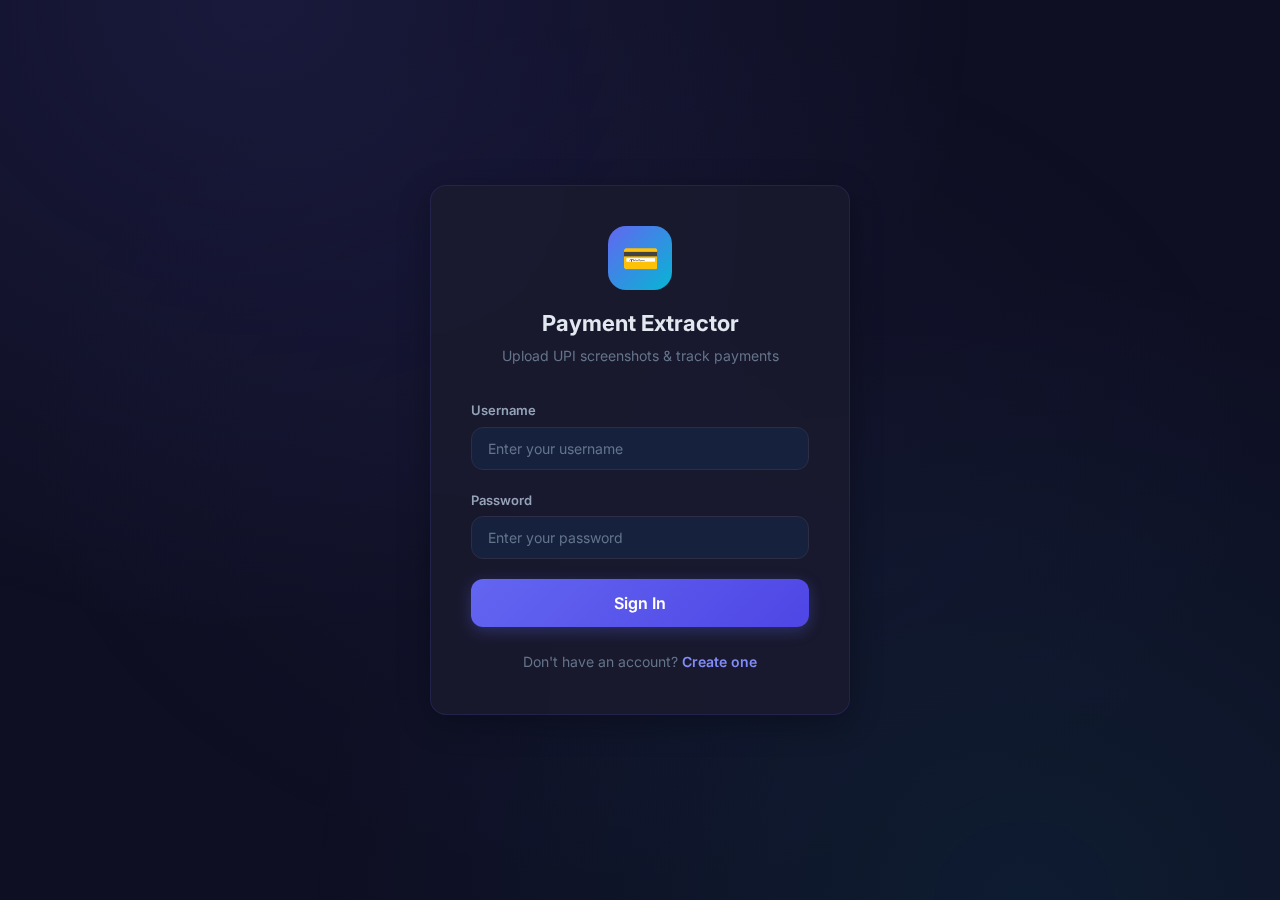
<file: frontend/index.html>
<!DOCTYPE html>
<html lang="en">
<head>
    <meta charset="UTF-8">
    <meta name="viewport" content="width=device-width, initial-scale=1.0">
    <meta name="description" content="Payment Details Extractor — Upload UPI screenshots, extract and track payment details">
    <title>Payment Extractor — Sign In</title>
    <link rel="stylesheet" href="css/style.css">
</head>
<body>
    <div class="auth-wrapper">
        <!-- Login Card -->
        <div id="login-card" class="card auth-card">
            <div class="auth-logo">
                <div class="logo-icon">💳</div>
                <h1>Payment Extractor</h1>
                <p>Upload UPI screenshots & track payments</p>
            </div>

            <div id="login-error" class="auth-error"></div>

            <form id="login-form">
                <div class="form-group">
                    <label for="login-username">Username</label>
                    <input type="text" id="login-username" class="form-control" placeholder="Enter your username" required>
                </div>
                <div class="form-group">
                    <label for="login-password">Password</label>
                    <input type="password" id="login-password" class="form-control" placeholder="Enter your password" required>
                </div>
                <button type="submit" class="btn btn-primary btn-lg" style="width:100%">Sign In</button>
            </form>

            <div class="auth-toggle">
                Don't have an account? <a href="#" id="show-register">Create one</a>
            </div>
        </div>

        <!-- Register Card -->
        <div id="register-card" class="card auth-card hidden">
            <div class="auth-logo">
                <div class="logo-icon">💳</div>
                <h1>Create Account</h1>
                <p>Sign up to start tracking payments</p>
            </div>

            <div id="register-error" class="auth-error"></div>

            <form id="register-form">
                <div class="form-group">
                    <label for="reg-username">Username</label>
                    <input type="text" id="reg-username" class="form-control" placeholder="Choose a username" required minlength="3">
                </div>
                <div class="form-group">
                    <label for="reg-email">Email</label>
                    <input type="email" id="reg-email" class="form-control" placeholder="your@email.com" required>
                </div>
                <div class="form-group">
                    <label for="reg-password">Password</label>
                    <input type="password" id="reg-password" class="form-control" placeholder="At least 6 characters" required minlength="6">
                </div>
                <div class="form-group">
                    <label for="reg-confirm">Confirm Password</label>
                    <input type="password" id="reg-confirm" class="form-control" placeholder="Re-enter your password" required>
                </div>
                <button type="submit" class="btn btn-primary btn-lg" style="width:100%">Create Account</button>
            </form>

            <div class="auth-toggle">
                Already have an account? <a href="#" id="show-login">Sign in</a>
            </div>
        </div>
    </div>

    <script src="js/api.js"></script>
    <script src="js/auth.js"></script>
</body>
</html>
</file>
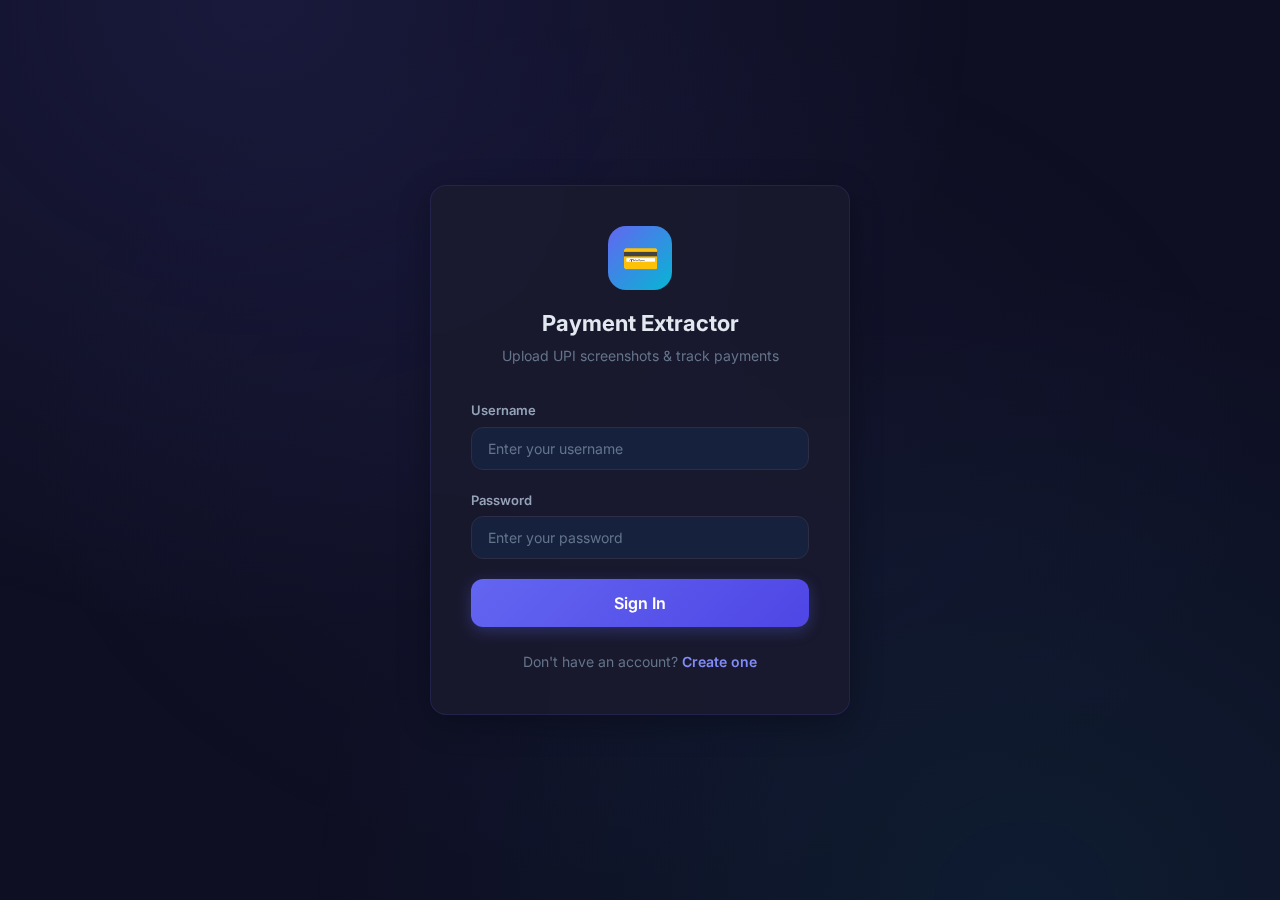
<file: frontend/dashboard.html>
<!DOCTYPE html>
<html lang="en">

<head>
    <meta charset="UTF-8">
    <meta name="viewport" content="width=device-width, initial-scale=1.0">
    <meta name="description" content="Payment Dashboard — View and manage your extracted payment details">
    <title>Payment Extractor — Dashboard</title>
    <link rel="stylesheet" href="css/style.css">
</head>

<body>
    <!-- Mobile hamburger -->
    <button class="hamburger" aria-label="Toggle menu">
        <span></span><span></span><span></span>
    </button>
    <div class="sidebar-overlay"></div>

    <div class="app-container">
        <!-- Sidebar -->
        <aside class="sidebar">
            <div class="sidebar-logo">
                <div class="logo-icon">💳</div>
                <h1>Payment Extractor<span>Track your UPI payments</span></h1>
            </div>

            <nav class="sidebar-nav">
                <div class="nav-section-label">Menu</div>
                <div class="nav-item active" data-page="dashboard.html">
                    <span class="nav-icon">📊</span>
                    <span>Dashboard</span>
                </div>
                <div class="nav-item" data-page="upload.html">
                    <span class="nav-icon">📤</span>
                    <span>Upload Screenshot</span>
                </div>

                <div class="nav-section-label">Sports Categories</div>
                <div id="sports-nav"></div>
            </nav>

            <div class="sidebar-footer">
                <div class="user-info">
                    <div class="user-avatar">U</div>
                    <div class="user-details">
                        <div class="name">User</div>
                        <div class="email">user@example.com</div>
                    </div>
                </div>
                <div class="nav-item" id="logout-btn" style="margin-top:8px;color:var(--danger)">
                    <span class="nav-icon">🚪</span>
                    <span>Logout</span>
                </div>
            </div>
        </aside>

        <!-- Main -->
        <main class="main-content">
            <div class="page-header">
                <h1>Dashboard</h1>
                <p>Overview of your payment records</p>
            </div>

            <!-- Stats -->
            <div class="stats-row">
                <div class="stat-card">
                    <div class="stat-icon purple">📋</div>
                    <div class="stat-info">
                        <div class="stat-value" id="stat-total">0</div>
                        <div class="stat-label">Total Payments</div>
                    </div>
                </div>
                <div class="stat-card">
                    <div class="stat-icon green">💰</div>
                    <div class="stat-info">
                        <div class="stat-value" id="stat-amount">₹0</div>
                        <div class="stat-label">Total Amount</div>
                    </div>
                </div>
                <div class="stat-card">
                    <div class="stat-icon cyan">✅</div>
                    <div class="stat-info">
                        <div class="stat-value" id="stat-completed">0</div>
                        <div class="stat-label">Completed</div>
                    </div>
                </div>
                <div class="stat-card">
                    <div class="stat-icon amber">🏆</div>
                    <div class="stat-info">
                        <div class="stat-value" id="stat-sports">0</div>
                        <div class="stat-label">Sports Used</div>
                    </div>
                </div>
            </div>

            <!-- Filters -->
            <div class="card">
                <div class="card-header">
                    <h2>Payment Records</h2>
                    <a href="upload.html" class="btn btn-primary btn-sm">📤 Upload New</a>
                </div>

                <div class="filters-bar">
                    <select id="filter-sport" class="form-control">
                        <option value="">All Sports</option>
                    </select>
                    <select id="filter-status" class="form-control">
                        <option value="">All Status</option>
                        <option value="success">Success</option>
                        <option value="completed">Completed</option>
                        <option value="pending">Pending</option>
                        <option value="failed">Failed</option>
                    </select>
                    <div class="search-input">
                        <span class="search-icon">🔍</span>
                        <input type="text" id="filter-search" class="form-control" placeholder="Search payments...">
                    </div>
                </div>

                <!-- Table -->
                <div class="table-container">
                    <table>
                        <thead>
                            <tr>
                                <th>Screenshot</th>
                                <th>Transaction ID</th>
                                <th>Amount</th>
                                <th>Receiver</th>
                                <th>Sport</th>
                                <th>Date</th>
                                <th>Status</th>
                                <th>Actions</th>
                            </tr>
                        </thead>
                        <tbody id="payments-tbody"></tbody>
                    </table>
                </div>

                <!-- Empty State -->
                <div id="empty-state" class="empty-state">
                    <div class="empty-icon">📭</div>
                    <h3>No payments yet</h3>
                    <p>Upload a UPI payment screenshot to get started</p>
                    <a href="upload.html" class="btn btn-primary">📤 Upload Screenshot</a>
                </div>
            </div>
        </main>
    </div>

    <!-- Payment Detail Modal -->
    <div id="payment-modal" class="modal-overlay" onclick="if(event.target===this)closeModal()">
        <div class="modal">
            <div class="modal-header">
                <h2>Payment Details</h2>
                <button class="modal-close" onclick="closeModal()">✕</button>
            </div>
            <div id="modal-body"></div>
        </div>
    </div>

    <script src="js/api.js"></script>
    <script src="js/dashboard.js"></script>
</body>

</html>
</file>
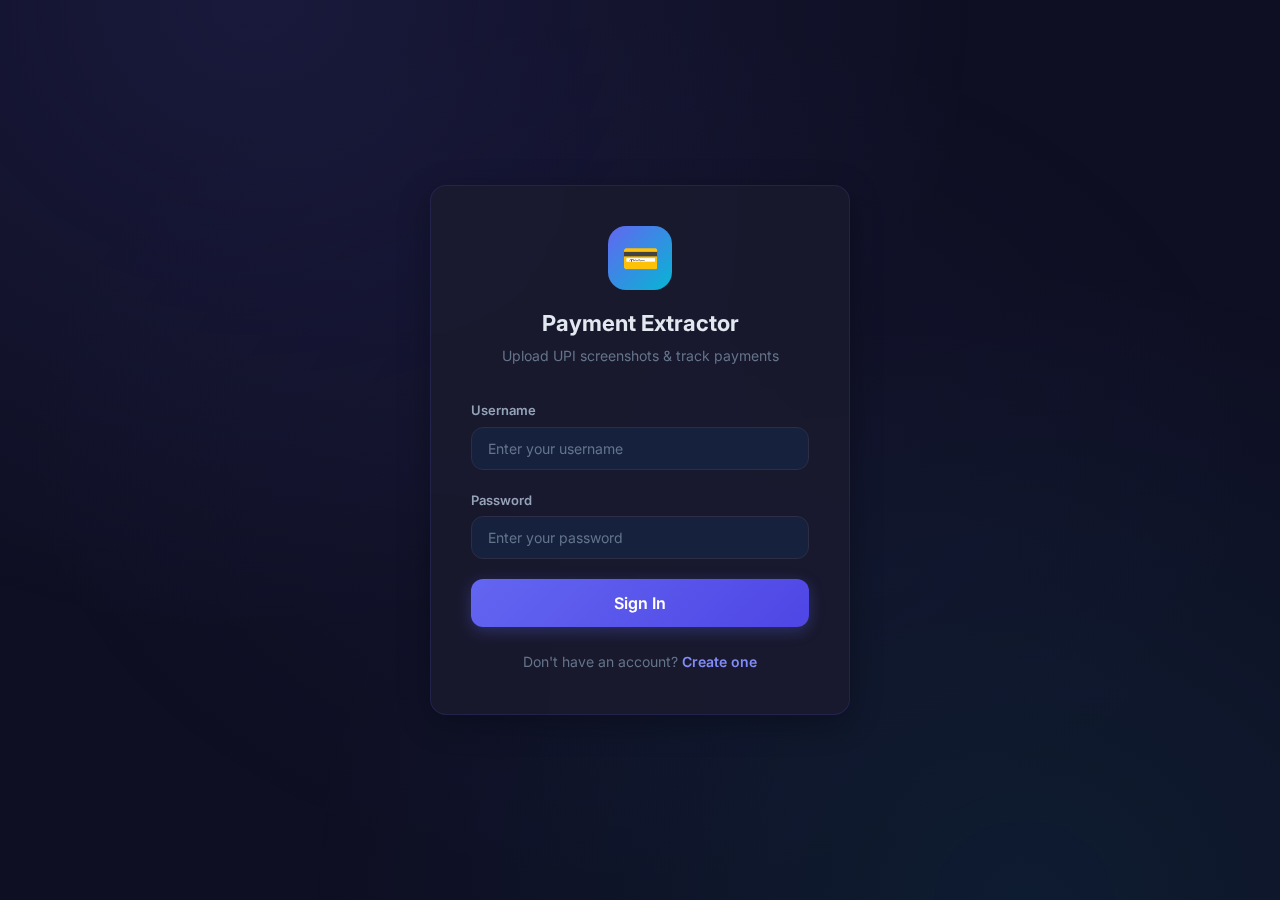
<file: frontend/upload.html>
<!DOCTYPE html>
<html lang="en">

<head>
    <meta charset="UTF-8">
    <meta name="viewport" content="width=device-width, initial-scale=1.0">
    <meta name="description" content="Upload UPI Payment Screenshot — Extract payment details automatically">
    <title>Payment Extractor — Upload</title>
    <link rel="stylesheet" href="css/style.css">
</head>

<body>
    <!-- Mobile hamburger -->
    <button class="hamburger" aria-label="Toggle menu">
        <span></span><span></span><span></span>
    </button>
    <div class="sidebar-overlay"></div>

    <div class="app-container">
        <!-- Sidebar -->
        <aside class="sidebar">
            <div class="sidebar-logo">
                <div class="logo-icon">💳</div>
                <h1>Payment Extractor<span>Track your UPI payments</span></h1>
            </div>

            <nav class="sidebar-nav">
                <div class="nav-section-label">Menu</div>
                <div class="nav-item" data-page="dashboard.html">
                    <span class="nav-icon">📊</span>
                    <span>Dashboard</span>
                </div>
                <div class="nav-item active" data-page="upload.html">
                    <span class="nav-icon">📤</span>
                    <span>Upload Screenshot</span>
                </div>

                <div class="nav-section-label">Sports Categories</div>
                <div id="sports-nav"></div>
            </nav>

            <div class="sidebar-footer">
                <div class="user-info">
                    <div class="user-avatar">U</div>
                    <div class="user-details">
                        <div class="name">User</div>
                        <div class="email">user@example.com</div>
                    </div>
                </div>
                <div class="nav-item" id="logout-btn" style="margin-top:8px;color:var(--danger)">
                    <span class="nav-icon">🚪</span>
                    <span>Logout</span>
                </div>
            </div>
        </aside>

        <!-- Main -->
        <main class="main-content">
            <div class="page-header">
                <h1>Upload Payment Screenshot</h1>
                <p>Upload a UPI payment screenshot and we'll extract the details automatically</p>
            </div>

            <div class="card">
                <form id="upload-form">
                    <!-- Upload Zone -->
                    <div class="upload-zone" id="upload-zone">
                        <input type="file" id="file-input" accept="image/*">
                        <div class="upload-icon">📸</div>
                        <div class="upload-text">Drop your screenshot here or click to browse</div>
                        <div class="upload-hint">Supports JPG, PNG, BMP, TIFF, WebP — Max 10 MB</div>
                    </div>

                    <!-- Preview -->
                    <div id="upload-preview" class="upload-preview">
                        <div class="d-flex items-center gap-2 mt-2">
                            <img id="preview-img" src="" alt="Preview">
                            <div>
                                <div id="file-name" style="font-weight:600"></div>
                                <div class="text-muted" style="font-size:13px">Ready to upload</div>
                            </div>
                        </div>
                    </div>

                    <!-- Sport Select -->
                    <div class="form-group mt-3">
                        <label for="upload-sport">Sport Category (Optional)</label>
                        <select id="upload-sport" class="form-control">
                            <option value="">Select a sport category</option>
                        </select>
                    </div>

                    <!-- Submit -->
                    <button type="submit" id="upload-btn" class="btn btn-primary btn-lg" style="width:100%" disabled>
                        📤 Upload & Extract
                    </button>
                </form>
            </div>

            <!-- OCR Result Panel (shown after upload) -->
            <div id="ocr-result" class="mt-3 hidden"></div>
        </main>
    </div>

    <script src="js/api.js"></script>
    <script src="js/dashboard.js"></script>
    <script src="js/upload.js"></script>
</body>

</html>
</file>
<file: frontend/css/style.css>
/* ═══════════════════════════════════════════════════════════════
   Payment Details Extractor — Global Styles
   ═══════════════════════════════════════════════════════════════ */

@import url('https://fonts.googleapis.com/css2?family=Inter:wght@300;400;500;600;700;800&display=swap');

:root {
    --primary: #6366f1;
    --primary-light: #818cf8;
    --primary-dark: #4f46e5;
    --accent: #06b6d4;
    --accent-light: #22d3ee;
    --success: #10b981;
    --warning: #f59e0b;
    --danger: #ef4444;
    --bg-dark: #0f0f23;
    --bg-card: #1a1a2e;
    --bg-card-hover: #1f1f35;
    --bg-input: #16213e;
    --text-primary: #e2e8f0;
    --text-secondary: #94a3b8;
    --text-muted: #64748b;
    --border: #2d2d44;
    --border-focus: #6366f1;
    --glass-bg: rgba(26, 26, 46, 0.8);
    --glass-border: rgba(99, 102, 241, 0.15);
    --shadow: 0 8px 32px rgba(0, 0, 0, 0.3);
    --shadow-glow: 0 0 40px rgba(99, 102, 241, 0.15);
    --radius: 12px;
    --radius-lg: 16px;
    --transition: all 0.3s cubic-bezier(0.4, 0, 0.2, 1);
}

*, *::before, *::after {
    box-sizing: border-box;
    margin: 0;
    padding: 0;
}

html {
    scroll-behavior: smooth;
}

body {
    font-family: 'Inter', -apple-system, BlinkMacSystemFont, sans-serif;
    background: var(--bg-dark);
    color: var(--text-primary);
    min-height: 100vh;
    line-height: 1.6;
    -webkit-font-smoothing: antialiased;
    overflow-x: hidden;
}

/* ── Background Gradient ─────────────────────────────────────── */
body::before {
    content: '';
    position: fixed;
    top: 0; left: 0;
    width: 100%; height: 100%;
    background:
        radial-gradient(ellipse at 20% 0%, rgba(99, 102, 241, 0.12) 0%, transparent 50%),
        radial-gradient(ellipse at 80% 100%, rgba(6, 182, 212, 0.08) 0%, transparent 50%),
        radial-gradient(ellipse at 50% 50%, rgba(99, 102, 241, 0.04) 0%, transparent 70%);
    z-index: -1;
    pointer-events: none;
}

a { color: var(--primary-light); text-decoration: none; }
a:hover { color: var(--accent-light); }

/* ═══════════════════════════════════════════════════════════════
   Layout
   ═══════════════════════════════════════════════════════════════ */

.app-container {
    display: flex;
    min-height: 100vh;
}

.sidebar {
    width: 260px;
    background: var(--glass-bg);
    backdrop-filter: blur(20px);
    border-right: 1px solid var(--glass-border);
    padding: 24px 16px;
    display: flex;
    flex-direction: column;
    position: fixed;
    top: 0; left: 0;
    height: 100vh;
    z-index: 100;
    transition: var(--transition);
}

.sidebar-logo {
    display: flex;
    align-items: center;
    gap: 12px;
    padding: 8px 12px;
    margin-bottom: 32px;
}

.sidebar-logo .logo-icon {
    width: 40px;
    height: 40px;
    background: linear-gradient(135deg, var(--primary), var(--accent));
    border-radius: 12px;
    display: flex;
    align-items: center;
    justify-content: center;
    font-size: 20px;
}

.sidebar-logo h1 {
    font-size: 16px;
    font-weight: 700;
    background: linear-gradient(135deg, var(--text-primary), var(--primary-light));
    -webkit-background-clip: text;
    -webkit-text-fill-color: transparent;
    line-height: 1.2;
}

.sidebar-logo h1 span {
    display: block;
    font-size: 11px;
    font-weight: 400;
    -webkit-text-fill-color: var(--text-muted);
}

.sidebar-nav {
    flex: 1;
    display: flex;
    flex-direction: column;
    gap: 4px;
}

.nav-section-label {
    font-size: 10px;
    font-weight: 600;
    text-transform: uppercase;
    letter-spacing: 1.5px;
    color: var(--text-muted);
    padding: 16px 12px 8px;
}

.nav-item {
    display: flex;
    align-items: center;
    gap: 12px;
    padding: 10px 12px;
    border-radius: 10px;
    color: var(--text-secondary);
    font-size: 14px;
    font-weight: 500;
    cursor: pointer;
    transition: var(--transition);
    border: 1px solid transparent;
}

.nav-item:hover {
    background: rgba(99, 102, 241, 0.08);
    color: var(--text-primary);
}

.nav-item.active {
    background: rgba(99, 102, 241, 0.12);
    border-color: var(--glass-border);
    color: var(--primary-light);
}

.nav-item .nav-icon {
    font-size: 18px;
    width: 24px;
    text-align: center;
}

.nav-item .badge {
    margin-left: auto;
    background: var(--primary);
    color: white;
    font-size: 11px;
    padding: 2px 8px;
    border-radius: 10px;
    font-weight: 600;
}

.sidebar-footer {
    padding-top: 16px;
    border-top: 1px solid var(--border);
}

.user-info {
    display: flex;
    align-items: center;
    gap: 12px;
    padding: 10px 12px;
    border-radius: 10px;
}

.user-avatar {
    width: 36px;
    height: 36px;
    background: linear-gradient(135deg, var(--primary), var(--accent));
    border-radius: 10px;
    display: flex;
    align-items: center;
    justify-content: center;
    font-weight: 700;
    font-size: 14px;
    color: white;
}

.user-details {
    flex: 1;
    overflow: hidden;
}

.user-details .name {
    font-size: 13px;
    font-weight: 600;
    white-space: nowrap;
    overflow: hidden;
    text-overflow: ellipsis;
}

.user-details .email {
    font-size: 11px;
    color: var(--text-muted);
    white-space: nowrap;
    overflow: hidden;
    text-overflow: ellipsis;
}

.main-content {
    flex: 1;
    margin-left: 260px;
    padding: 32px;
    max-width: calc(100% - 260px);
}

/* ═══════════════════════════════════════════════════════════════
   Cards
   ═══════════════════════════════════════════════════════════════ */

.card {
    background: var(--glass-bg);
    backdrop-filter: blur(20px);
    border: 1px solid var(--glass-border);
    border-radius: var(--radius-lg);
    padding: 24px;
    box-shadow: var(--shadow);
    transition: var(--transition);
}

.card:hover {
    border-color: rgba(99, 102, 241, 0.25);
    box-shadow: var(--shadow), var(--shadow-glow);
}

.card-header {
    display: flex;
    align-items: center;
    justify-content: space-between;
    margin-bottom: 20px;
}

.card-header h2 {
    font-size: 18px;
    font-weight: 700;
}

.card-header h3 {
    font-size: 15px;
    font-weight: 600;
    color: var(--text-secondary);
}

/* ═══════════════════════════════════════════════════════════════
   Stats Row
   ═══════════════════════════════════════════════════════════════ */

.stats-row {
    display: grid;
    grid-template-columns: repeat(auto-fit, minmax(220px, 1fr));
    gap: 16px;
    margin-bottom: 28px;
}

.stat-card {
    background: var(--glass-bg);
    backdrop-filter: blur(20px);
    border: 1px solid var(--glass-border);
    border-radius: var(--radius-lg);
    padding: 20px 24px;
    display: flex;
    align-items: center;
    gap: 16px;
    transition: var(--transition);
}

.stat-card:hover {
    transform: translateY(-2px);
    border-color: rgba(99, 102, 241, 0.3);
    box-shadow: var(--shadow-glow);
}

.stat-icon {
    width: 48px;
    height: 48px;
    border-radius: 12px;
    display: flex;
    align-items: center;
    justify-content: center;
    font-size: 22px;
}

.stat-icon.purple { background: rgba(99, 102, 241, 0.15); }
.stat-icon.cyan { background: rgba(6, 182, 212, 0.15); }
.stat-icon.green { background: rgba(16, 185, 129, 0.15); }
.stat-icon.amber { background: rgba(245, 158, 11, 0.15); }

.stat-info .stat-value {
    font-size: 24px;
    font-weight: 800;
    line-height: 1.2;
}

.stat-info .stat-label {
    font-size: 12px;
    color: var(--text-muted);
    font-weight: 500;
}

/* ═══════════════════════════════════════════════════════════════
   Forms & Inputs
   ═══════════════════════════════════════════════════════════════ */

.form-group {
    margin-bottom: 20px;
}

.form-group label {
    display: block;
    font-size: 13px;
    font-weight: 600;
    color: var(--text-secondary);
    margin-bottom: 6px;
}

.form-control {
    width: 100%;
    padding: 12px 16px;
    background: var(--bg-input);
    border: 1px solid var(--border);
    border-radius: var(--radius);
    color: var(--text-primary);
    font-family: inherit;
    font-size: 14px;
    transition: var(--transition);
    outline: none;
}

.form-control:focus {
    border-color: var(--border-focus);
    box-shadow: 0 0 0 3px rgba(99, 102, 241, 0.15);
}

.form-control::placeholder {
    color: var(--text-muted);
}

select.form-control {
    cursor: pointer;
    appearance: none;
    background-image: url("data:image/svg+xml,%3Csvg xmlns='http://www.w3.org/2000/svg' width='12' height='12' viewBox='0 0 12 12'%3E%3Cpath d='M6 8L1 3h10z' fill='%2394a3b8'/%3E%3C/svg%3E");
    background-repeat: no-repeat;
    background-position: right 14px center;
    padding-right: 36px;
}

/* ═══════════════════════════════════════════════════════════════
   Buttons
   ═══════════════════════════════════════════════════════════════ */

.btn {
    display: inline-flex;
    align-items: center;
    justify-content: center;
    gap: 8px;
    padding: 10px 20px;
    border: none;
    border-radius: var(--radius);
    font-family: inherit;
    font-size: 14px;
    font-weight: 600;
    cursor: pointer;
    transition: var(--transition);
    outline: none;
    text-decoration: none;
    white-space: nowrap;
}

.btn-primary {
    background: linear-gradient(135deg, var(--primary), var(--primary-dark));
    color: white;
    box-shadow: 0 4px 15px rgba(99, 102, 241, 0.3);
}

.btn-primary:hover {
    transform: translateY(-1px);
    box-shadow: 0 6px 25px rgba(99, 102, 241, 0.4);
}

.btn-secondary {
    background: var(--bg-input);
    color: var(--text-primary);
    border: 1px solid var(--border);
}

.btn-secondary:hover {
    background: var(--bg-card-hover);
    border-color: var(--primary);
}

.btn-danger {
    background: rgba(239, 68, 68, 0.15);
    color: var(--danger);
    border: 1px solid rgba(239, 68, 68, 0.2);
}

.btn-danger:hover {
    background: rgba(239, 68, 68, 0.25);
}

.btn-success {
    background: linear-gradient(135deg, var(--success), #059669);
    color: white;
}

.btn-sm {
    padding: 6px 14px;
    font-size: 12px;
}

.btn-lg {
    padding: 14px 28px;
    font-size: 16px;
}

.btn:disabled {
    opacity: 0.5;
    cursor: not-allowed;
    transform: none !important;
}

/* ═══════════════════════════════════════════════════════════════
   Upload Zone
   ═══════════════════════════════════════════════════════════════ */

.upload-zone {
    border: 2px dashed var(--border);
    border-radius: var(--radius-lg);
    padding: 48px 24px;
    text-align: center;
    cursor: pointer;
    transition: var(--transition);
    position: relative;
}

.upload-zone:hover,
.upload-zone.dragover {
    border-color: var(--primary);
    background: rgba(99, 102, 241, 0.05);
}

.upload-zone .upload-icon {
    font-size: 48px;
    margin-bottom: 16px;
    opacity: 0.6;
}

.upload-zone .upload-text {
    font-size: 16px;
    font-weight: 600;
    margin-bottom: 8px;
}

.upload-zone .upload-hint {
    font-size: 13px;
    color: var(--text-muted);
}

.upload-zone input[type="file"] {
    position: absolute;
    inset: 0;
    opacity: 0;
    cursor: pointer;
}

.upload-preview {
    margin-top: 20px;
    display: none;
}

.upload-preview.show {
    display: block;
}

.upload-preview img {
    max-width: 300px;
    max-height: 300px;
    border-radius: var(--radius);
    border: 1px solid var(--border);
    object-fit: contain;
}

/* ═══════════════════════════════════════════════════════════════
   Table
   ═══════════════════════════════════════════════════════════════ */

.table-container {
    overflow-x: auto;
    border-radius: var(--radius);
}

table {
    width: 100%;
    border-collapse: collapse;
}

th {
    text-align: left;
    padding: 12px 16px;
    font-size: 11px;
    font-weight: 600;
    text-transform: uppercase;
    letter-spacing: 1px;
    color: var(--text-muted);
    border-bottom: 1px solid var(--border);
    white-space: nowrap;
}

td {
    padding: 14px 16px;
    font-size: 14px;
    border-bottom: 1px solid rgba(45, 45, 68, 0.5);
    vertical-align: middle;
}

tr:hover td {
    background: rgba(99, 102, 241, 0.04);
}

/* ═══════════════════════════════════════════════════════════════
   Badges & Status
   ═══════════════════════════════════════════════════════════════ */

.badge {
    display: inline-flex;
    align-items: center;
    gap: 4px;
    padding: 4px 10px;
    border-radius: 20px;
    font-size: 12px;
    font-weight: 600;
}

.badge-success {
    background: rgba(16, 185, 129, 0.15);
    color: var(--success);
}

.badge-warning {
    background: rgba(245, 158, 11, 0.15);
    color: var(--warning);
}

.badge-danger {
    background: rgba(239, 68, 68, 0.15);
    color: var(--danger);
}

.badge-info {
    background: rgba(6, 182, 212, 0.15);
    color: var(--accent);
}

.badge-sport {
    background: rgba(99, 102, 241, 0.1);
    color: var(--primary-light);
    border: 1px solid rgba(99, 102, 241, 0.2);
}

/* ═══════════════════════════════════════════════════════════════
   Auth Pages
   ═══════════════════════════════════════════════════════════════ */

.auth-wrapper {
    display: flex;
    align-items: center;
    justify-content: center;
    min-height: 100vh;
    padding: 20px;
}

.auth-card {
    width: 100%;
    max-width: 420px;
    padding: 40px;
}

.auth-card .auth-logo {
    text-align: center;
    margin-bottom: 32px;
}

.auth-card .auth-logo .logo-icon {
    width: 64px;
    height: 64px;
    margin: 0 auto 16px;
    background: linear-gradient(135deg, var(--primary), var(--accent));
    border-radius: 18px;
    display: flex;
    align-items: center;
    justify-content: center;
    font-size: 30px;
}

.auth-card .auth-logo h1 {
    font-size: 22px;
    font-weight: 700;
}

.auth-card .auth-logo p {
    color: var(--text-muted);
    font-size: 14px;
    margin-top: 4px;
}

.auth-toggle {
    text-align: center;
    margin-top: 24px;
    font-size: 14px;
    color: var(--text-muted);
}

.auth-toggle a {
    font-weight: 600;
}

.auth-error {
    background: rgba(239, 68, 68, 0.1);
    border: 1px solid rgba(239, 68, 68, 0.2);
    border-radius: var(--radius);
    padding: 12px 16px;
    color: var(--danger);
    font-size: 13px;
    margin-bottom: 16px;
    display: none;
}

.auth-error.show { display: block; }

/* ═══════════════════════════════════════════════════════════════
   Modal
   ═══════════════════════════════════════════════════════════════ */

.modal-overlay {
    position: fixed;
    inset: 0;
    background: rgba(0, 0, 0, 0.6);
    backdrop-filter: blur(4px);
    display: flex;
    align-items: center;
    justify-content: center;
    z-index: 1000;
    opacity: 0;
    pointer-events: none;
    transition: var(--transition);
}

.modal-overlay.show {
    opacity: 1;
    pointer-events: auto;
}

.modal {
    background: var(--bg-card);
    border: 1px solid var(--glass-border);
    border-radius: var(--radius-lg);
    padding: 32px;
    width: 90%;
    max-width: 600px;
    max-height: 85vh;
    overflow-y: auto;
    box-shadow: 0 25px 60px rgba(0, 0, 0, 0.5);
    transform: translateY(20px);
    transition: var(--transition);
}

.modal-overlay.show .modal {
    transform: translateY(0);
}

.modal-header {
    display: flex;
    align-items: center;
    justify-content: space-between;
    margin-bottom: 24px;
}

.modal-header h2 { font-size: 20px; }

.modal-close {
    width: 36px;
    height: 36px;
    background: var(--bg-input);
    border: 1px solid var(--border);
    border-radius: 10px;
    color: var(--text-secondary);
    font-size: 18px;
    cursor: pointer;
    display: flex;
    align-items: center;
    justify-content: center;
    transition: var(--transition);
}

.modal-close:hover {
    background: rgba(239, 68, 68, 0.15);
    color: var(--danger);
    border-color: rgba(239, 68, 68, 0.3);
}

/* ═══════════════════════════════════════════════════════════════
   OCR Result Panel
   ═══════════════════════════════════════════════════════════════ */

.ocr-result {
    background: var(--bg-input);
    border: 1px solid var(--border);
    border-radius: var(--radius);
    padding: 20px;
    margin-top: 20px;
}

.ocr-result h3 {
    font-size: 15px;
    font-weight: 600;
    margin-bottom: 16px;
    display: flex;
    align-items: center;
    gap: 8px;
}

.ocr-result .field-grid {
    display: grid;
    grid-template-columns: repeat(auto-fit, minmax(200px, 1fr));
    gap: 12px;
}

.ocr-field {
    padding: 12px;
    background: var(--bg-card);
    border-radius: 8px;
    border: 1px solid var(--border);
}

.ocr-field .field-label {
    font-size: 11px;
    text-transform: uppercase;
    letter-spacing: 0.5px;
    color: var(--text-muted);
    margin-bottom: 4px;
}

.ocr-field .field-value {
    font-size: 15px;
    font-weight: 600;
    color: var(--text-primary);
}

.ocr-raw {
    margin-top: 16px;
    padding: 12px;
    background: var(--bg-card);
    border-radius: 8px;
    border: 1px solid var(--border);
    font-family: 'Courier New', monospace;
    font-size: 12px;
    color: var(--text-secondary);
    white-space: pre-wrap;
    max-height: 200px;
    overflow-y: auto;
}

/* ═══════════════════════════════════════════════════════════════
   Filters Bar
   ═══════════════════════════════════════════════════════════════ */

.filters-bar {
    display: flex;
    flex-wrap: wrap;
    gap: 12px;
    margin-bottom: 24px;
    align-items: center;
}

.filters-bar .form-control {
    width: auto;
    min-width: 180px;
}

.search-input {
    position: relative;
    flex: 1;
    min-width: 200px;
}

.search-input input {
    padding-left: 40px;
}

.search-input .search-icon {
    position: absolute;
    left: 14px;
    top: 50%;
    transform: translateY(-50%);
    color: var(--text-muted);
    font-size: 14px;
}

/* ═══════════════════════════════════════════════════════════════
   Toast Notifications
   ═══════════════════════════════════════════════════════════════ */

.toast-container {
    position: fixed;
    top: 24px;
    right: 24px;
    z-index: 2000;
    display: flex;
    flex-direction: column;
    gap: 8px;
}

.toast {
    background: var(--bg-card);
    border: 1px solid var(--glass-border);
    border-radius: var(--radius);
    padding: 14px 20px;
    display: flex;
    align-items: center;
    gap: 12px;
    min-width: 300px;
    box-shadow: 0 10px 40px rgba(0, 0, 0, 0.4);
    animation: slideIn 0.3s ease;
}

.toast.toast-success { border-left: 3px solid var(--success); }
.toast.toast-error { border-left: 3px solid var(--danger); }
.toast.toast-info { border-left: 3px solid var(--accent); }

.toast .toast-icon { font-size: 18px; }
.toast .toast-msg { font-size: 14px; flex: 1; }

@keyframes slideIn {
    from { transform: translateX(100%); opacity: 0; }
    to { transform: translateX(0); opacity: 1; }
}

@keyframes slideOut {
    from { transform: translateX(0); opacity: 1; }
    to { transform: translateX(100%); opacity: 0; }
}

/* ═══════════════════════════════════════════════════════════════
   Loading / Spinner
   ═══════════════════════════════════════════════════════════════ */

.spinner {
    width: 24px;
    height: 24px;
    border: 3px solid var(--border);
    border-top-color: var(--primary);
    border-radius: 50%;
    animation: spin 0.8s linear infinite;
}

@keyframes spin {
    to { transform: rotate(360deg); }
}

.loading-overlay {
    position: absolute;
    inset: 0;
    background: rgba(15, 15, 35, 0.7);
    backdrop-filter: blur(4px);
    display: flex;
    align-items: center;
    justify-content: center;
    border-radius: var(--radius-lg);
    z-index: 10;
}

/* ═══════════════════════════════════════════════════════════════
   Empty State
   ═══════════════════════════════════════════════════════════════ */

.empty-state {
    text-align: center;
    padding: 60px 20px;
}

.empty-state .empty-icon {
    font-size: 56px;
    margin-bottom: 16px;
    opacity: 0.4;
}

.empty-state h3 {
    font-size: 18px;
    margin-bottom: 8px;
    color: var(--text-secondary);
}

.empty-state p {
    color: var(--text-muted);
    font-size: 14px;
    margin-bottom: 20px;
}

/* ═══════════════════════════════════════════════════════════════
   Page Header
   ═══════════════════════════════════════════════════════════════ */

.page-header {
    margin-bottom: 28px;
}

.page-header h1 {
    font-size: 28px;
    font-weight: 800;
    background: linear-gradient(135deg, var(--text-primary), var(--primary-light));
    -webkit-background-clip: text;
    -webkit-text-fill-color: transparent;
    margin-bottom: 4px;
}

.page-header p {
    color: var(--text-muted);
    font-size: 14px;
}

/* ═══════════════════════════════════════════════════════════════
   Sports Categories Grid
   ═══════════════════════════════════════════════════════════════ */

.sports-grid {
    display: grid;
    grid-template-columns: repeat(auto-fill, minmax(240px, 1fr));
    gap: 16px;
}

.sport-card {
    background: var(--glass-bg);
    border: 1px solid var(--glass-border);
    border-radius: var(--radius-lg);
    padding: 20px;
    cursor: pointer;
    transition: var(--transition);
    display: flex;
    align-items: center;
    gap: 14px;
}

.sport-card:hover {
    transform: translateY(-3px);
    border-color: var(--primary);
    box-shadow: var(--shadow-glow);
}

.sport-card.active {
    border-color: var(--primary);
    background: rgba(99, 102, 241, 0.08);
}

.sport-card .sport-icon {
    font-size: 32px;
    width: 52px;
    height: 52px;
    display: flex;
    align-items: center;
    justify-content: center;
    background: rgba(99, 102, 241, 0.08);
    border-radius: 14px;
}

.sport-card .sport-name {
    font-weight: 600;
    font-size: 15px;
}

.sport-card .sport-desc {
    font-size: 12px;
    color: var(--text-muted);
    margin-top: 2px;
}

.sport-card .sport-count {
    margin-left: auto;
    font-size: 13px;
    font-weight: 700;
    color: var(--primary-light);
}

/* ═══════════════════════════════════════════════════════════════
   Hamburger (Mobile)
   ═══════════════════════════════════════════════════════════════ */

.hamburger {
    display: none;
    position: fixed;
    top: 16px;
    left: 16px;
    z-index: 200;
    width: 44px;
    height: 44px;
    background: var(--glass-bg);
    backdrop-filter: blur(20px);
    border: 1px solid var(--glass-border);
    border-radius: 12px;
    cursor: pointer;
    flex-direction: column;
    align-items: center;
    justify-content: center;
    gap: 5px;
}

.hamburger span {
    display: block;
    width: 20px;
    height: 2px;
    background: var(--text-primary);
    border-radius: 2px;
    transition: var(--transition);
}

.sidebar-overlay {
    display: none;
    position: fixed;
    inset: 0;
    background: rgba(0, 0, 0, 0.5);
    z-index: 99;
}

/* ═══════════════════════════════════════════════════════════════
   Responsive
   ═══════════════════════════════════════════════════════════════ */

@media (max-width: 768px) {
    .hamburger { display: flex; }

    .sidebar {
        transform: translateX(-100%);
    }

    .sidebar.open {
        transform: translateX(0);
    }

    .sidebar-overlay.show { display: block; }

    .main-content {
        margin-left: 0;
        max-width: 100%;
        padding: 72px 16px 24px;
    }

    .stats-row {
        grid-template-columns: repeat(auto-fit, minmax(160px, 1fr));
    }

    .filters-bar {
        flex-direction: column;
    }

    .filters-bar .form-control,
    .search-input {
        width: 100%;
        min-width: unset;
    }

    .modal {
        width: 95%;
        padding: 24px;
    }

    .sports-grid {
        grid-template-columns: 1fr;
    }

    .page-header h1 {
        font-size: 22px;
    }
}

@media (max-width: 480px) {
    .stats-row {
        grid-template-columns: 1fr;
    }

    .upload-zone {
        padding: 32px 16px;
    }
}

/* ═══════════════════════════════════════════════════════════════
   Utility
   ═══════════════════════════════════════════════════════════════ */

.text-center { text-align: center; }
.text-muted { color: var(--text-muted); }
.mt-1 { margin-top: 8px; }
.mt-2 { margin-top: 16px; }
.mt-3 { margin-top: 24px; }
.mb-1 { margin-bottom: 8px; }
.mb-2 { margin-bottom: 16px; }
.mb-3 { margin-bottom: 24px; }
.d-flex { display: flex; }
.gap-2 { gap: 16px; }
.flex-wrap { flex-wrap: wrap; }
.items-center { align-items: center; }
.justify-between { justify-content: space-between; }
.hidden { display: none !important; }
.truncate { white-space: nowrap; overflow: hidden; text-overflow: ellipsis; }

/* Amount highlight */
.amount {
    font-weight: 700;
    font-size: 16px;
    color: var(--success);
}

/* Screenshot thumbnail */
.screenshot-thumb {
    width: 40px;
    height: 40px;
    border-radius: 8px;
    object-fit: cover;
    border: 1px solid var(--border);
    cursor: pointer;
    transition: var(--transition);
}

.screenshot-thumb:hover {
    transform: scale(1.1);
    border-color: var(--primary);
}

/* Scrollbar */
::-webkit-scrollbar { width: 6px; }
::-webkit-scrollbar-track { background: transparent; }
::-webkit-scrollbar-thumb {
    background: var(--border);
    border-radius: 3px;
}
::-webkit-scrollbar-thumb:hover {
    background: var(--text-muted);
}
</file>
